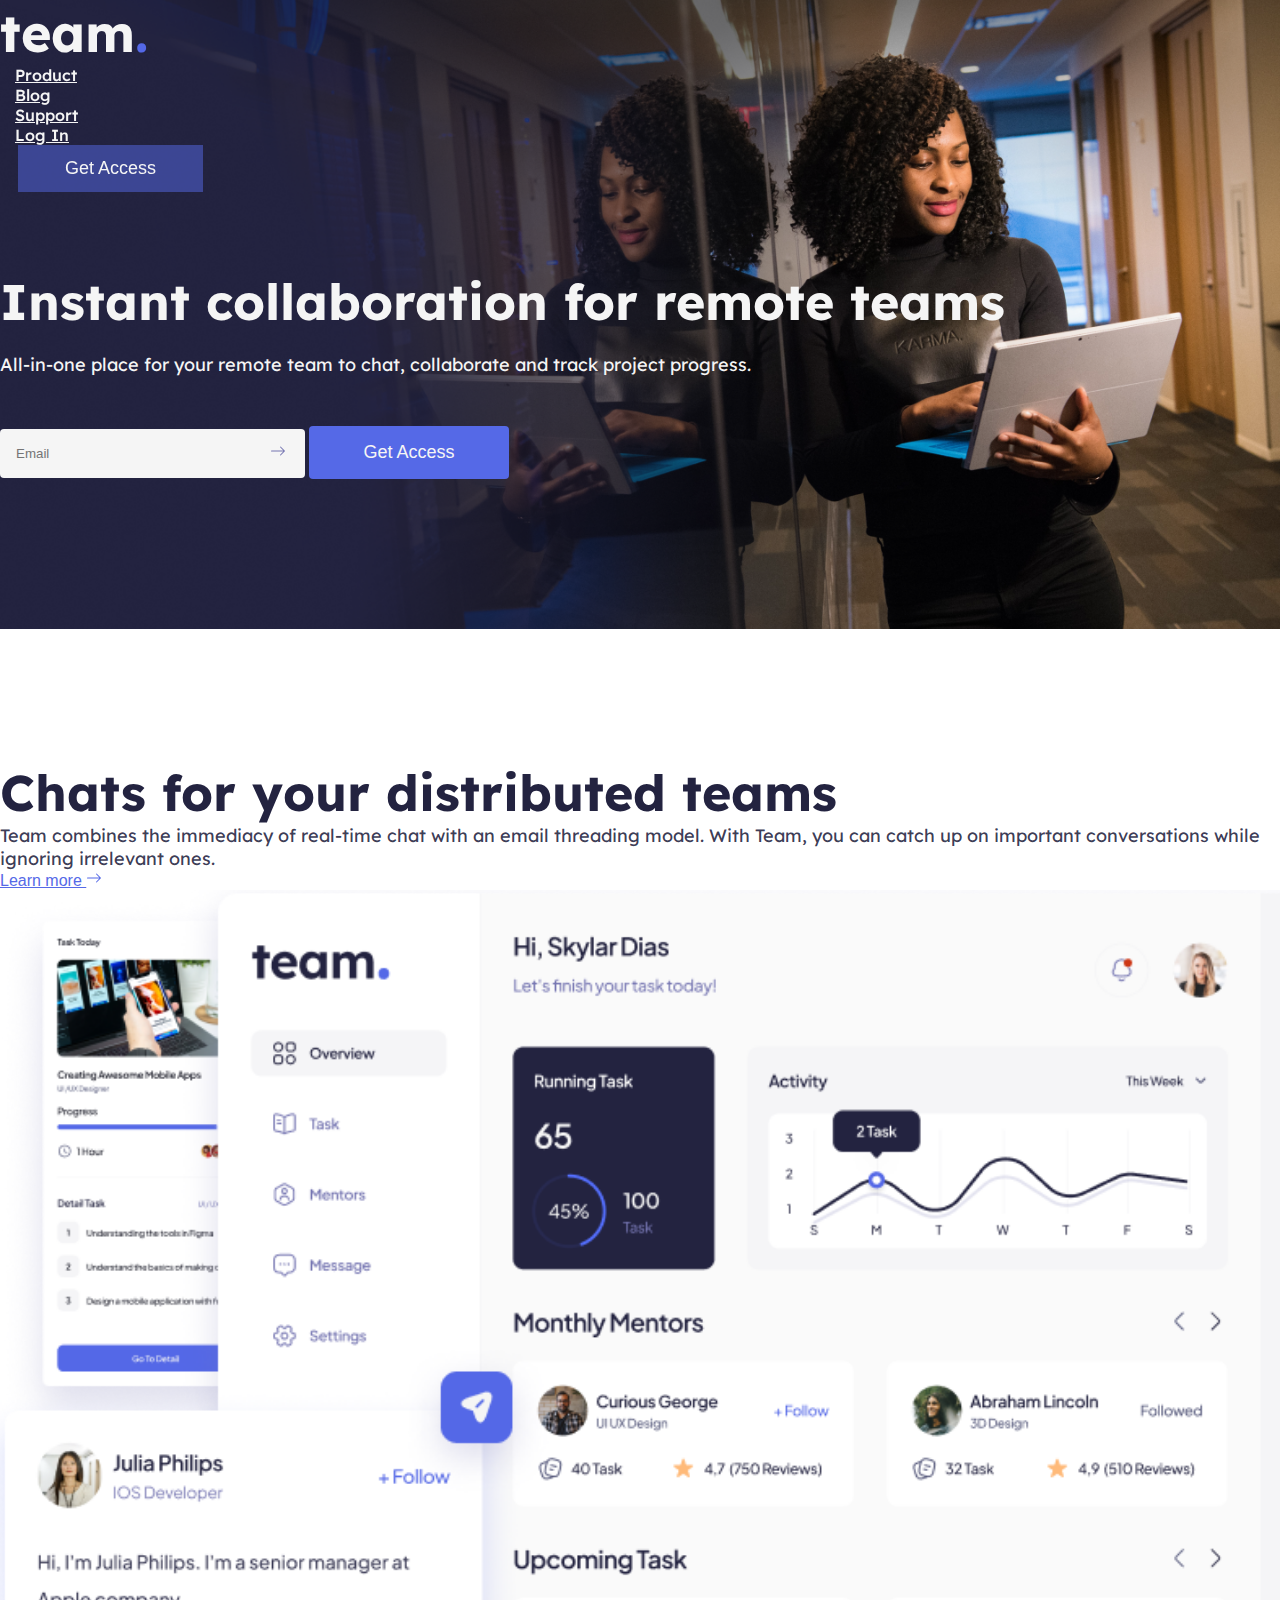
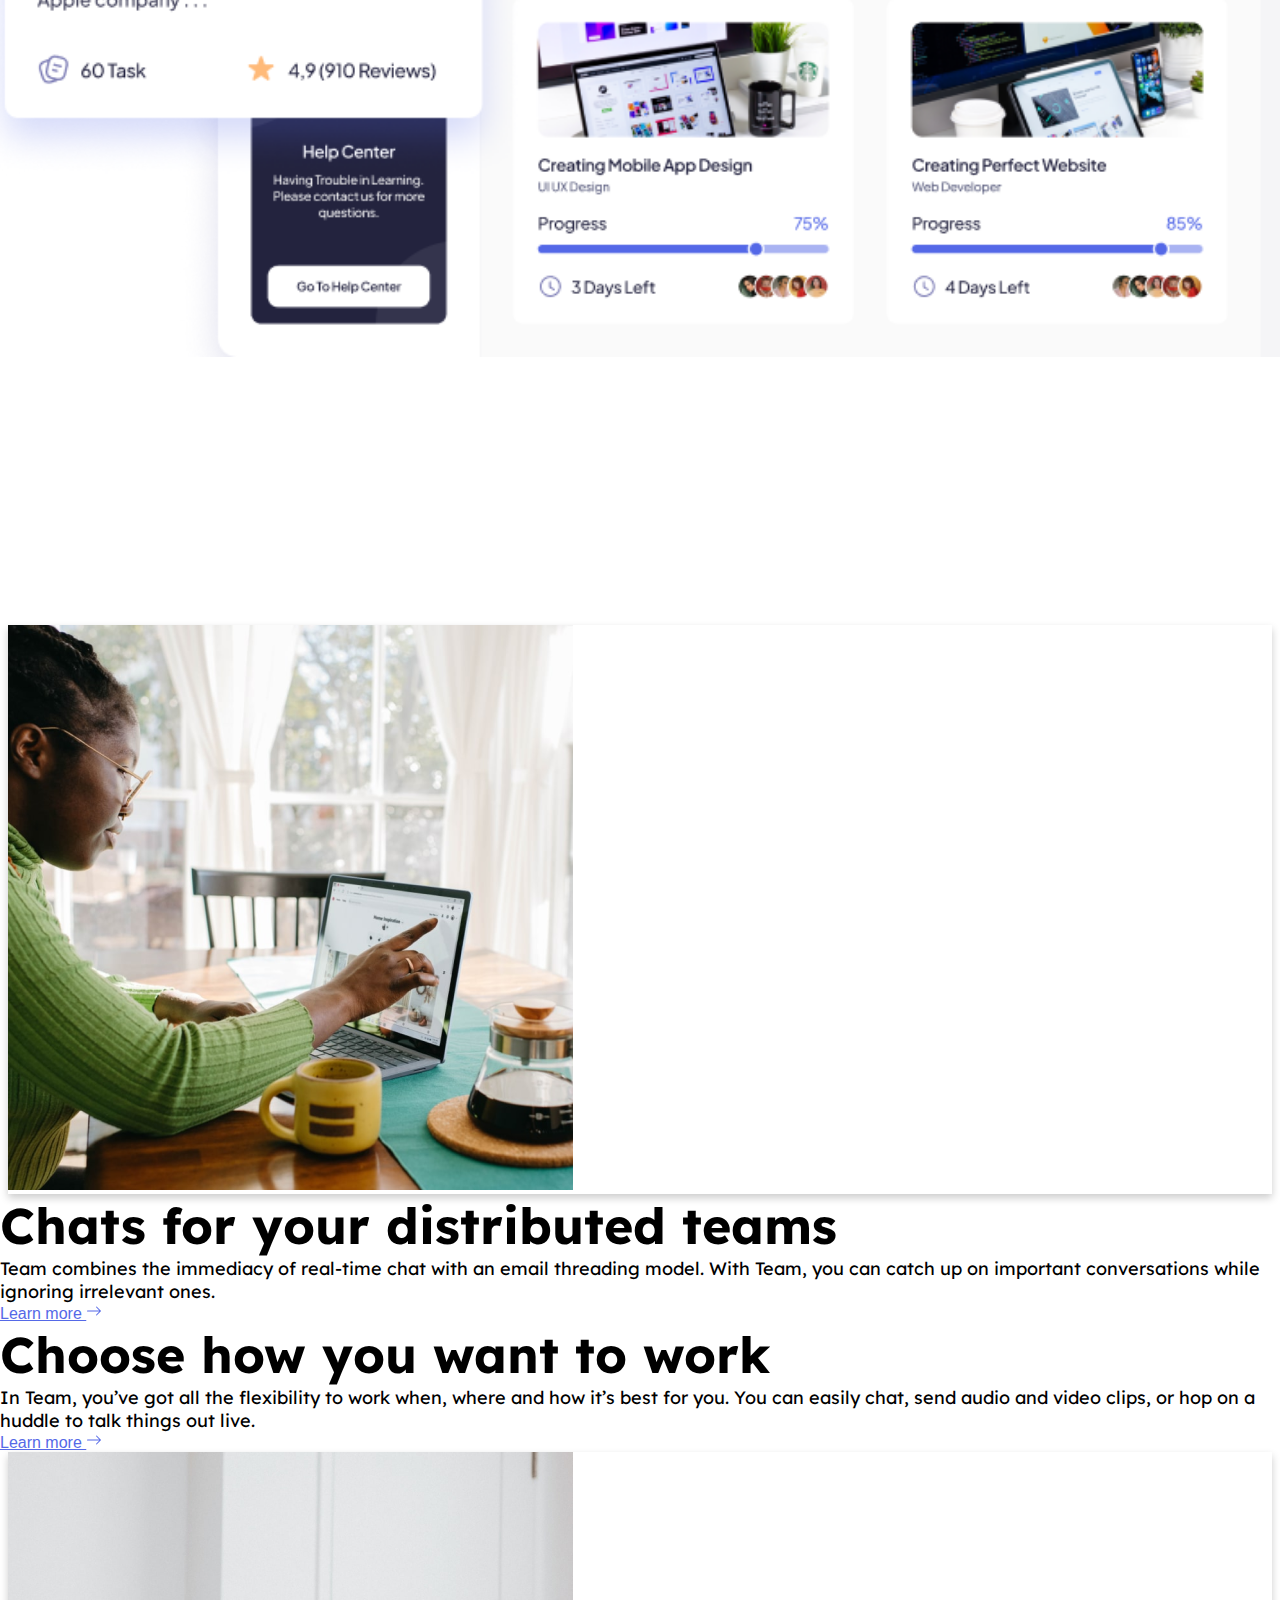
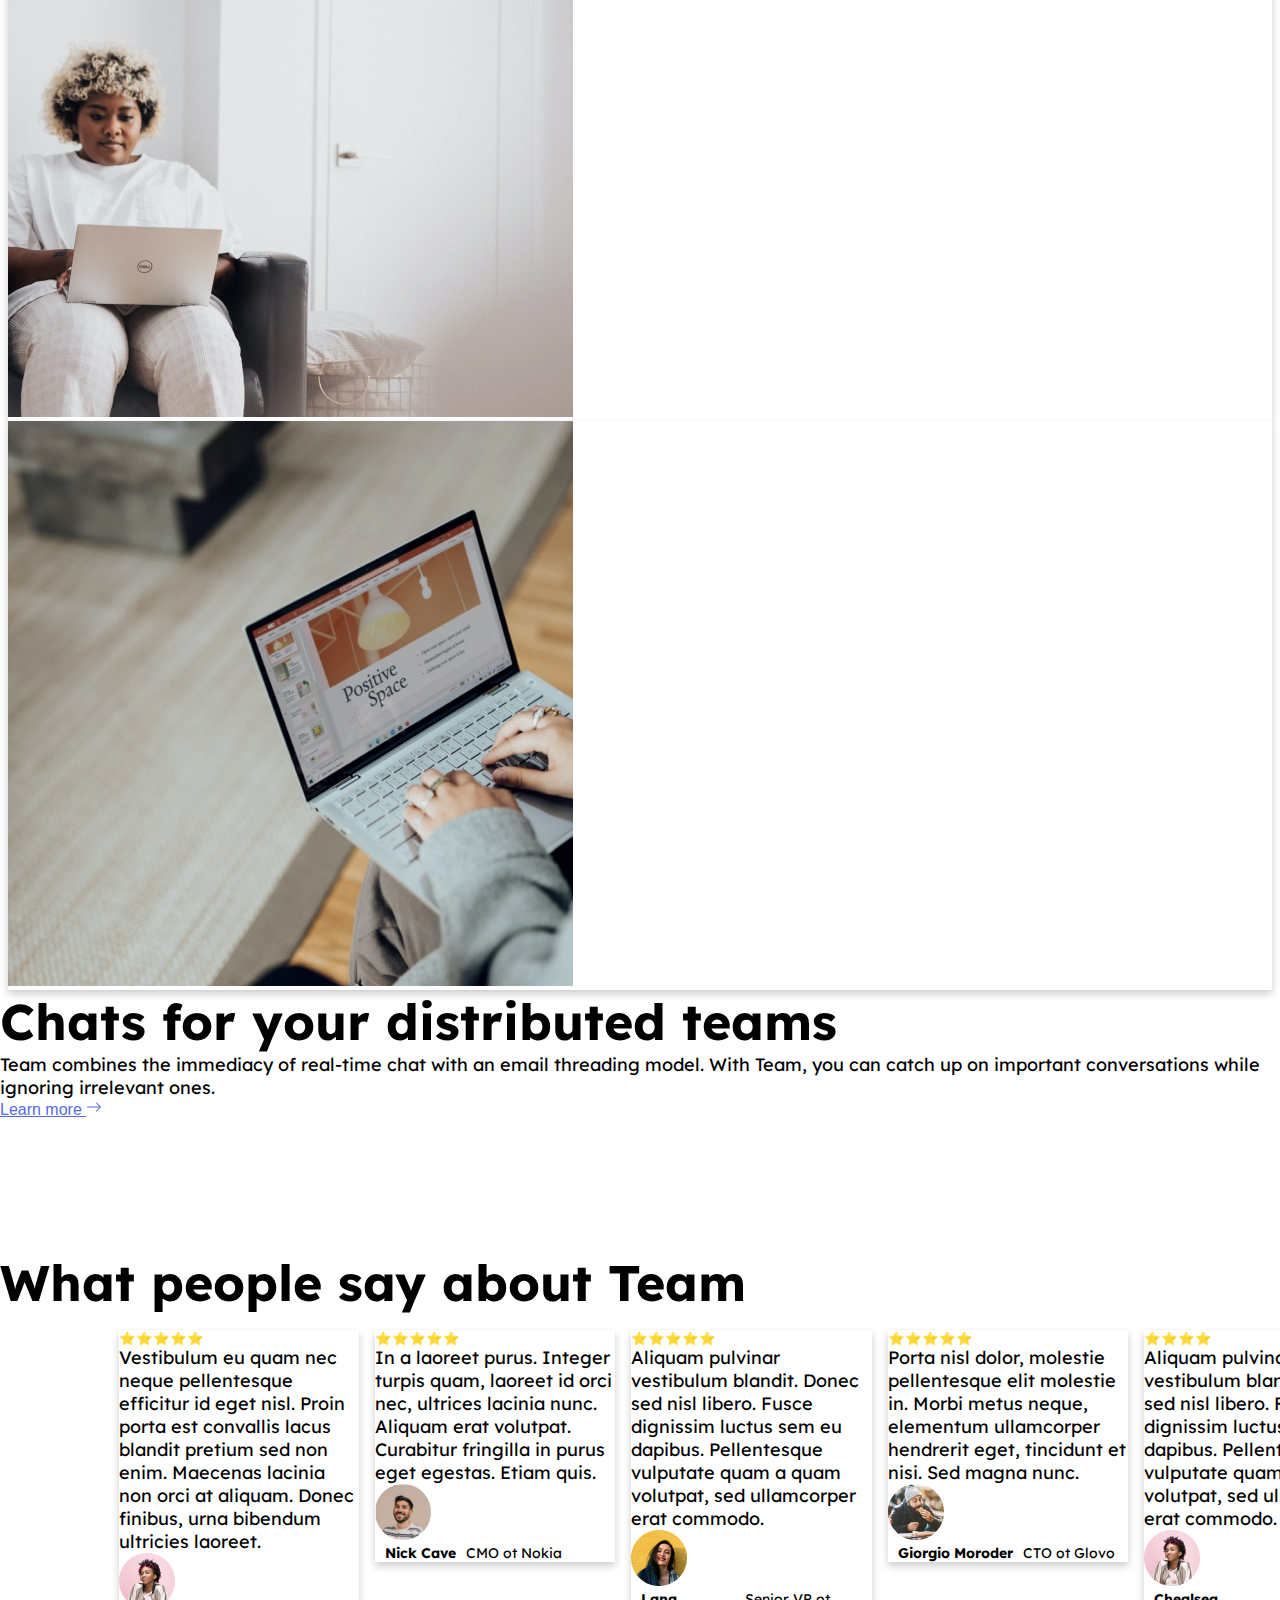
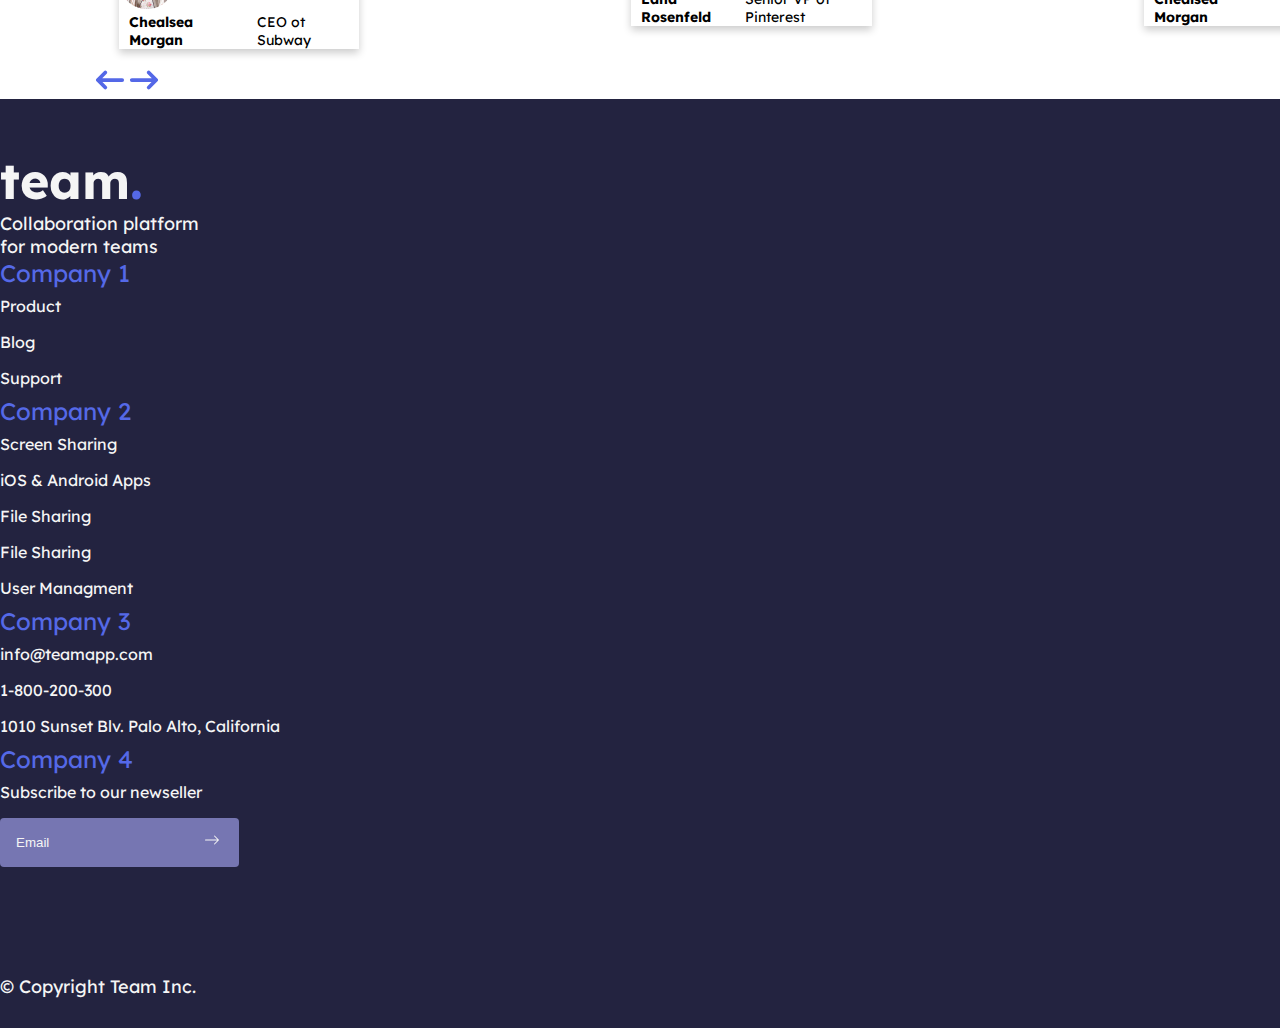
<file: landing-page/Index.html>
<!DOCTYPE html>
<html lang="en">
  <head>
    <meta charset="utf-8" />
    <meta name="viewport" content="width=device-width, initial-scale=1" />
    <title>Landing Page</title>
    <link
      href="https://cdn.jsdelivr.net/npm/bootstrap@5.3.0/dist/css/bootstrap.min.css"
      rel="stylesheet"
      integrity="sha384-9ndCyUaIbzAi2FUVXJi0CjmCapSmO7SnpJef0486qhLnuZ2cdeRhO02iuK6FUUVM"
      crossorigin="anonymous"
    />

    <link rel="stylesheet" href="css/style.css" />
    <link rel="stylesheet" href="css/responsive-style.css" />
  </head>
  <body>
    <!-- Navbar -->
    <nav class="navbar navbar-expand-lg">
      <div class="container">
        <a class="navbar-brand" href="#">team<span>.</span></a>
        <button
          class="navbar-toggler"
          type="button"
          data-bs-toggle="collapse"
          data-bs-target="#navbarNav"
          aria-controls="navbarNav"
          aria-expanded="false"
          aria-label="Toggle navigation"
        >
          <span class="navbar-toggler-icon"></span>
        </button>
        <div class="collapse navbar-collapse" id="navbarNav">
          <ul class="navbar-nav ms-auto align-items-center">
            <li class="nav-item">
              <a class="nav-link" href="#">Product</a>
            </li>
            <li class="nav-item">
              <a class="nav-link" href="blog.html">Blog</a>
            </li>
            <li class="nav-item">
              <a class="nav-link" href="#">Support</a>
            </li>
            <li class="nav-item">
              <a class="nav-link" href="#">Log In</a>
            </li>
            <li class="nav-item">
              <button class="btn">Get Access</button>
            </li>
          </ul>
        </div>
      </div>
    </nav>
    <!-- EndNavbar -->

    <!-- Hero -->
    <section id="hero" class="hero px-0">
      <div class="container">
        <div class="row">
          <div class="col-xl-6">
            <h1>Instant collaboration for remote teams</h1>
            <p>
              All-in-one place for your remote team to chat, collaborate and
              track project progress.
            </p>
            <div class="main-hero-button">
              <input type="text" class="" placeholder="Email" />
              <button type="button" class="button-arrow">
                <svg
                  xmlns="http://www.w3.org/2000/svg"
                  width="16"
                  height="16"
                  fill="currentColor"
                  class="bi bi-arrow-right"
                  viewBox="0 0 16 16"
                >
                  <path
                    fill-rule="evenodd"
                    d="M1 8a.5.5 0 0 1 .5-.5h11.793l-3.147-3.146a.5.5 0 0 1 .708-.708l4 4a.5.5 0 0 1 0 .708l-4 4a.5.5 0 0 1-.708-.708L13.293 8.5H1.5A.5.5 0 0 1 1 8z"
                  />
                </svg>
              </button>
            </div>
            <button class="secondary-hero-button">Get Access</button>
          </div>
        </div>
      </div>
    </section>
    <!-- EndHero -->

    <!-- Mockup -->
    <section id="mockup" class="mockup px-0 wrapper">
      <div class="container-fluid">
        <div class="row align-items-center flex-column-reverse flex-lg-row">
          <div class="text-mockup col-lg-5 col-sm-12 offset-lg-1">
            <h1>Chats for your distributed teams</h1>
            <p>
              Team combines the immediacy of real-time chat with an email
              threading model. With Team, you can catch up on important
              conversations while ignoring irrelevant ones.
            </p>
            <div class="my-4">
              <button type="button" class="btn-section py-3">
                Learn more
                <svg
                  xmlns="http://www.w3.org/2000/svg"
                  width="16"
                  height="16"
                  fill="currentColor"
                  class="bi bi-arrow-right"
                  viewBox="0 0 16 16"
                >
                  <path
                    fill-rule="evenodd"
                    d="M1 8a.5.5 0 0 1 .5-.5h11.793l-3.147-3.146a.5.5 0 0 1 .708-.708l4 4a.5.5 0 0 1 0 .708l-4 4a.5.5 0 0 1-.708-.708L13.293 8.5H1.5A.5.5 0 0 1 1 8z"
                  />
                </svg>
              </button>
            </div>
          </div>
          <div class="col-lg-6 col-sm-12 mb-5 mb-lg-0">
            <div class="img-container">
              <img src="images/mockup.png" class="img-mockup" alt="" />
            </div>
          </div>
        </div>
      </div>
    </section>
    <!-- EndMockup -->

    <!-- Info -->
    <section id="info" class="info wrapper">
      <div class="container-lg container-fluid">
        <div class="row align-items-center justify-content-between py-4">
          <div class="col-md-7 col-lg-6 col-sm-12">
            <div class="card border-0">
              <img src="images/info-1.png" class="img-fluid" alt="" />
            </div>
          </div>
          <div class="col-md-5 col-sm-12 pe-md-5 pt-sm-3">
            <h1>Chats for your distributed teams</h1>
            <p>
              Team combines the immediacy of real-time chat with an email
              threading model. With Team, you can catch up on important
              conversations while ignoring irrelevant ones.
            </p>
            <div class="my-4">
              <button type="button" class="btn-section py-3">
                Learn more
                <svg
                  xmlns="http://www.w3.org/2000/svg"
                  width="16"
                  height="16"
                  fill="currentColor"
                  class="bi bi-arrow-right"
                  viewBox="0 0 16 16"
                >
                  <path
                    fill-rule="evenodd"
                    d="M1 8a.5.5 0 0 1 .5-.5h11.793l-3.147-3.146a.5.5 0 0 1 .708-.708l4 4a.5.5 0 0 1 0 .708l-4 4a.5.5 0 0 1-.708-.708L13.293 8.5H1.5A.5.5 0 0 1 1 8z"
                  />
                </svg>
              </button>
            </div>
          </div>
        </div>
        <div
          class="row align-items-center justify-content-between py-4 flex-column-reverse flex-md-row"
        >
          <div class="col-md-5 col-sm-12 ps-md-5 pt-sm-3">
            <h1>Choose how you want to work</h1>
            <p>
              In Team, you’ve got all the flexibility to work when, where and
              how it’s best for you. You can easily chat, send audio and video
              clips, or hop on a huddle to talk things out live.
            </p>
            <div class="my-4">
              <button type="button" class="btn-section py-3">
                Learn more
                <svg
                  xmlns="http://www.w3.org/2000/svg"
                  width="16"
                  height="16"
                  fill="currentColor"
                  class="bi bi-arrow-right"
                  viewBox="0 0 16 16"
                >
                  <path
                    fill-rule="evenodd"
                    d="M1 8a.5.5 0 0 1 .5-.5h11.793l-3.147-3.146a.5.5 0 0 1 .708-.708l4 4a.5.5 0 0 1 0 .708l-4 4a.5.5 0 0 1-.708-.708L13.293 8.5H1.5A.5.5 0 0 1 1 8z"
                  />
                </svg>
              </button>
            </div>
          </div>
          <div class="col-md-7 col-lg-6 col-sm-12">
            <div class="card border-0">
              <img src="images/info-2.png" class="img-fluid" alt="" />
            </div>
          </div>
        </div>
        <div class="row align-items-center justify-content-between py-4">
          <div class="col-md-7 col-lg-6 col-sm-12">
            <div class="card border-0">
              <img src="images/info-3.png" class="img-fluid" alt="" />
            </div>
          </div>
          <div class="col-md-5 col-sm-12 pe-md-5 pt-sm-3">
            <h1>Chats for your distributed teams</h1>
            <p>
              Team combines the immediacy of real-time chat with an email
              threading model. With Team, you can catch up on important
              conversations while ignoring irrelevant ones.
            </p>
            <div class="my-4">
              <button type="button" class="btn-section py-3">
                Learn more
                <svg
                  xmlns="http://www.w3.org/2000/svg"
                  width="16"
                  height="16"
                  fill="currentColor"
                  class="bi bi-arrow-right"
                  viewBox="0 0 16 16"
                >
                  <path
                    fill-rule="evenodd"
                    d="M1 8a.5.5 0 0 1 .5-.5h11.793l-3.147-3.146a.5.5 0 0 1 .708-.708l4 4a.5.5 0 0 1 0 .708l-4 4a.5.5 0 0 1-.708-.708L13.293 8.5H1.5A.5.5 0 0 1 1 8z"
                  />
                </svg>
              </button>
            </div>
          </div>
        </div>
      </div>
    </section>
    <!-- EndInfor -->

    <!-- Review -->
    <section id="review" class="review container-fluid">
      <div class="text-center">
        <h1 class="mb-5">What people say about Team</h1>
      </div>
      <div id="carouselExample" class="carousel">
        <div class="carousel-inner">
          <div class="carousel-item active">
            <div class="card">
              <div class="card-body">
                <h5 class="card-title my-3">⭐⭐⭐⭐⭐</h5>
                <p class="card-text">
                  Vestibulum eu quam nec neque pellentesque efficitur id eget
                  nisl. Proin porta est convallis lacus blandit pretium sed non
                  enim. Maecenas lacinia non orci at aliquam. Donec finibus,
                  urna bibendum ultricies laoreet.
                </p>
                <div class="d-flex align-items-center">
                  <img
                    src="images/avatar/avatar-1.png"
                    class="img-fluid me-3"
                    alt=""
                  />
                  <div class="avatar-text">
                    <h5 class="p-0 m-0 mt-3">Chealsea Morgan</h5>
                    <p>CEO ot Subway</p>
                  </div>
                </div>
              </div>
            </div>
          </div>
          <div class="carousel-item">
            <div class="card">
              <div class="card-body">
                <h5 class="card-title my-3">⭐⭐⭐⭐⭐</h5>
                <p class="card-text">
                  In a laoreet purus. Integer turpis quam, laoreet id orci nec,
                  ultrices lacinia nunc. Aliquam erat volutpat. Curabitur
                  fringilla in purus eget egestas. Etiam quis.
                </p>
                <div class="d-flex align-items-center">
                  <img
                    src="images/avatar/avatar-2.png"
                    class="img-fluid me-3"
                    alt=""
                  />
                  <div class="avatar-text">
                    <h5 class="p-0 m-0 mt-3">Nick Cave</h5>
                    <p>CMO ot Nokia</p>
                  </div>
                </div>
              </div>
            </div>
          </div>
          <div class="carousel-item">
            <div class="card">
              <div class="card-body">
                <h5 class="card-title my-3">⭐⭐⭐⭐⭐</h5>
                <p class="card-text">
                  Aliquam pulvinar vestibulum blandit. Donec sed nisl libero.
                  Fusce dignissim luctus sem eu dapibus. Pellentesque vulputate
                  quam a quam volutpat, sed ullamcorper erat commodo.
                </p>
                <div class="d-flex align-items-center">
                  <img
                    src="images/avatar/avatar-3.png"
                    class="img-fluid me-3"
                    alt=""
                  />
                  <div class="avatar-text">
                    <h5 class="p-0 m-0 mt-3">Lana Rosenfeld</h5>
                    <p>Senior VP ot Pinterest</p>
                  </div>
                </div>
              </div>
            </div>
          </div>
          <div class="carousel-item">
            <div class="card">
              <div class="card-body">
                <h5 class="card-title my-3">⭐⭐⭐⭐⭐</h5>
                <p class="card-text">
                  Porta nisl dolor, molestie pellentesque elit molestie in.
                  Morbi metus neque, elementum ullamcorper hendrerit eget,
                  tincidunt et nisi. Sed magna nunc.
                </p>
                <div class="d-flex align-items-center">
                  <img
                    src="images/avatar/avatar-4.png"
                    class="img-fluid me-3"
                    alt=""
                  />
                  <div class="avatar-text">
                    <h5 class="p-0 m-0 mt-3">Giorgio Moroder</h5>
                    <p>CTO ot Glovo</p>
                  </div>
                </div>
              </div>
            </div>
          </div>
          <div class="carousel-item">
            <div class="card">
              <div class="card-body">
                <h5 class="card-title my-3">⭐⭐⭐⭐</h5>
                <p class="card-text">
                  Aliquam pulvinar vestibulum blandit. Donec sed nisl libero.
                  Fusce dignissim luctus sem eu dapibus. Pellentesque vulputate
                  quam a quam volutpat, sed ullamcorper erat commodo.
                </p>
                <div class="d-flex align-items-center">
                  <img
                    src="images/avatar/avatar-1.png"
                    class="img-fluid me-3"
                    alt=""
                  />
                  <div class="avatar-text">
                    <h5 class="p-0 m-0 mt-3">Chealsea Morgan</h5>
                    <p>CEO ot Subway</p>
                  </div>
                </div>
              </div>
            </div>
          </div>
          <div class="carousel-item">
            <div class="card">
              <div class="card-body">
                <h5 class="card-title my-3">⭐⭐⭐</h5>
                <p class="card-text">
                  In a laoreet purus. Integer turpis quam, laoreet id orci nec,
                  ultrices lacinia nunc. Aliquam erat volutpat. Curabitur
                  fringilla in purus eget egestas. Etiam quis.
                </p>
                <div class="d-flex align-items-center">
                  <img
                    src="images/avatar/avatar-2.png"
                    class="img-fluid me-3"
                    alt=""
                  />
                  <div class="avatar-text">
                    <h5 class="p-0 m-0 mt-3">Nick Cave</h5>
                    <p>CMO ot Nokia</p>
                  </div>
                </div>
              </div>
            </div>
          </div>
        </div>
        <div class="carousel-button d-flex justify-content-end me-5 p-4">
          <button
            class="button-prev me-2"
            type="button"
            data-bs-target="#carouselExample"
            data-bs-slide="prev"
          >
            <svg
              xmlns="http://www.w3.org/2000/svg"
              width="30"
              height="30"
              fill="#5468E7"
              class="bi bi-arrow-left"
              viewBox="0 0 16 16"
            >
              <path
                fill-rule="evenodd"
                d="M15 8a.5.5 0 0 0-.5-.5H2.707l3.147-3.146a.5.5 0 1 0-.708-.708l-4 4a.5.5 0 0 0 0 .708l4 4a.5.5 0 0 0 .708-.708L2.707 8.5H14.5A.5.5 0 0 0 15 8z"
                stroke="#5468E7"
                stroke-width="1"
                stroke-linecap="round"
              />
            </svg>
          </button>
          <button
            class="button-next"
            type="button"
            data-bs-target="#carouselExample"
            data-bs-slide="next"
          >
            <svg
              xmlns="http://www.w3.org/2000/svg"
              width="30"
              height="30"
              fill="#5468E7"
              class="bi bi-arrow-right"
              viewBox="0 0 16 16"
            >
              <path
                fill-rule="evenodd"
                d="M1 8a.5.5 0 0 1 .5-.5h11.793l-3.147-3.146a.5.5 0 0 1 .708-.708l4 4a.5.5 0 0 1 0 .708l-4 4a.5.5 0 0 1-.708-.708L13.293 8.5H1.5A.5.5 0 0 1 1 8z"
                stroke="#5468E7"
                stroke-width="1"
                stroke-linecap="round"
              />
            </svg>
          </button>
        </div>
      </div>
    </section>
    <!-- EndReview -->

    <!-- Footer -->
    <footer id="footer" class="footer">
      <div class="container">
        <div class="row">
          <div class="col-lg-3 col-md-12 footer-logo">
            <h1 style="text-align: left">team<span>.</span></h1>
            <p>Collaboration platform for modern teams</p>
          </div>
          <div class="col-lg-2 py-3 col-md-4">
            <h3>Company 1</h3>
            <ul>
              <li><a href="#">Product</a></li>
              <li><a href="#">Blog</a></li>
              <li><a href="#">Support</a></li>
            </ul>
          </div>
          <div class="col-lg-2 py-3 col-md-4">
            <h3>Company 2</h3>
            <ul>
              <li>Screen Sharing</li>
              <li>iOS & Android Apps</li>
              <li>File Sharing</li>
              <li>File Sharing</li>
              <li>User Managment</li>
            </ul>
          </div>
          <div class="col-lg-2 py-3 col-md-4">
            <h3>Company 3</h3>
            <ul>
              <li>info@teamapp.com</li>
              <li>1-800-200-300</li>
              <li>1010 Sunset Blv. Palo Alto, California</li>
            </ul>
          </div>
          <div class="col-lg-3 py-3 col-md-12 last-child">
            <h3>Company 4</h3>
            <ul>
              <li>Subscribe to our newseller</li>
              <li>
                <div class="footer-button">
                  <input type="text" class="" placeholder="Email" />
                  <button type="button" class="button-arrow">
                    <svg
                      xmlns="http://www.w3.org/2000/svg"
                      width="16"
                      height="16"
                      fill="currentColor"
                      class="bi bi-arrow-right"
                      viewBox="0 0 16 16"
                    >
                      <path
                        fill-rule="evenodd"
                        d="M1 8a.5.5 0 0 1 .5-.5h11.793l-3.147-3.146a.5.5 0 0 1 .708-.708l4 4a.5.5 0 0 1 0 .708l-4 4a.5.5 0 0 1-.708-.708L13.293 8.5H1.5A.5.5 0 0 1 1 8z"
                      />
                    </svg>
                  </button>
                </div>
              </li>
            </ul>
          </div>
        </div>
        <div class="copy-right">
          <p>© Copyright Team Inc.</p>
        </div>
      </div>
    </footer>
    <!-- EndFooter -->

    <script
      src="https://code.jquery.com/jquery-3.7.0.min.js"
      integrity="sha256-2Pmvv0kuTBOenSvLm6bvfBSSHrUJ+3A7x6P5Ebd07/g="
      crossorigin="anonymous"
    ></script>
    <script
      src="https://cdn.jsdelivr.net/npm/bootstrap@5.3.0/dist/js/bootstrap.bundle.min.js"
      integrity="sha384-geWF76RCwLtnZ8qwWowPQNguL3RmwHVBC9FhGdlKrxdiJJigb/j/68SIy3Te4Bkz"
      crossorigin="anonymous"
    ></script>
    <script src="js/script.js"></script>
  </body>
</html>
</file>
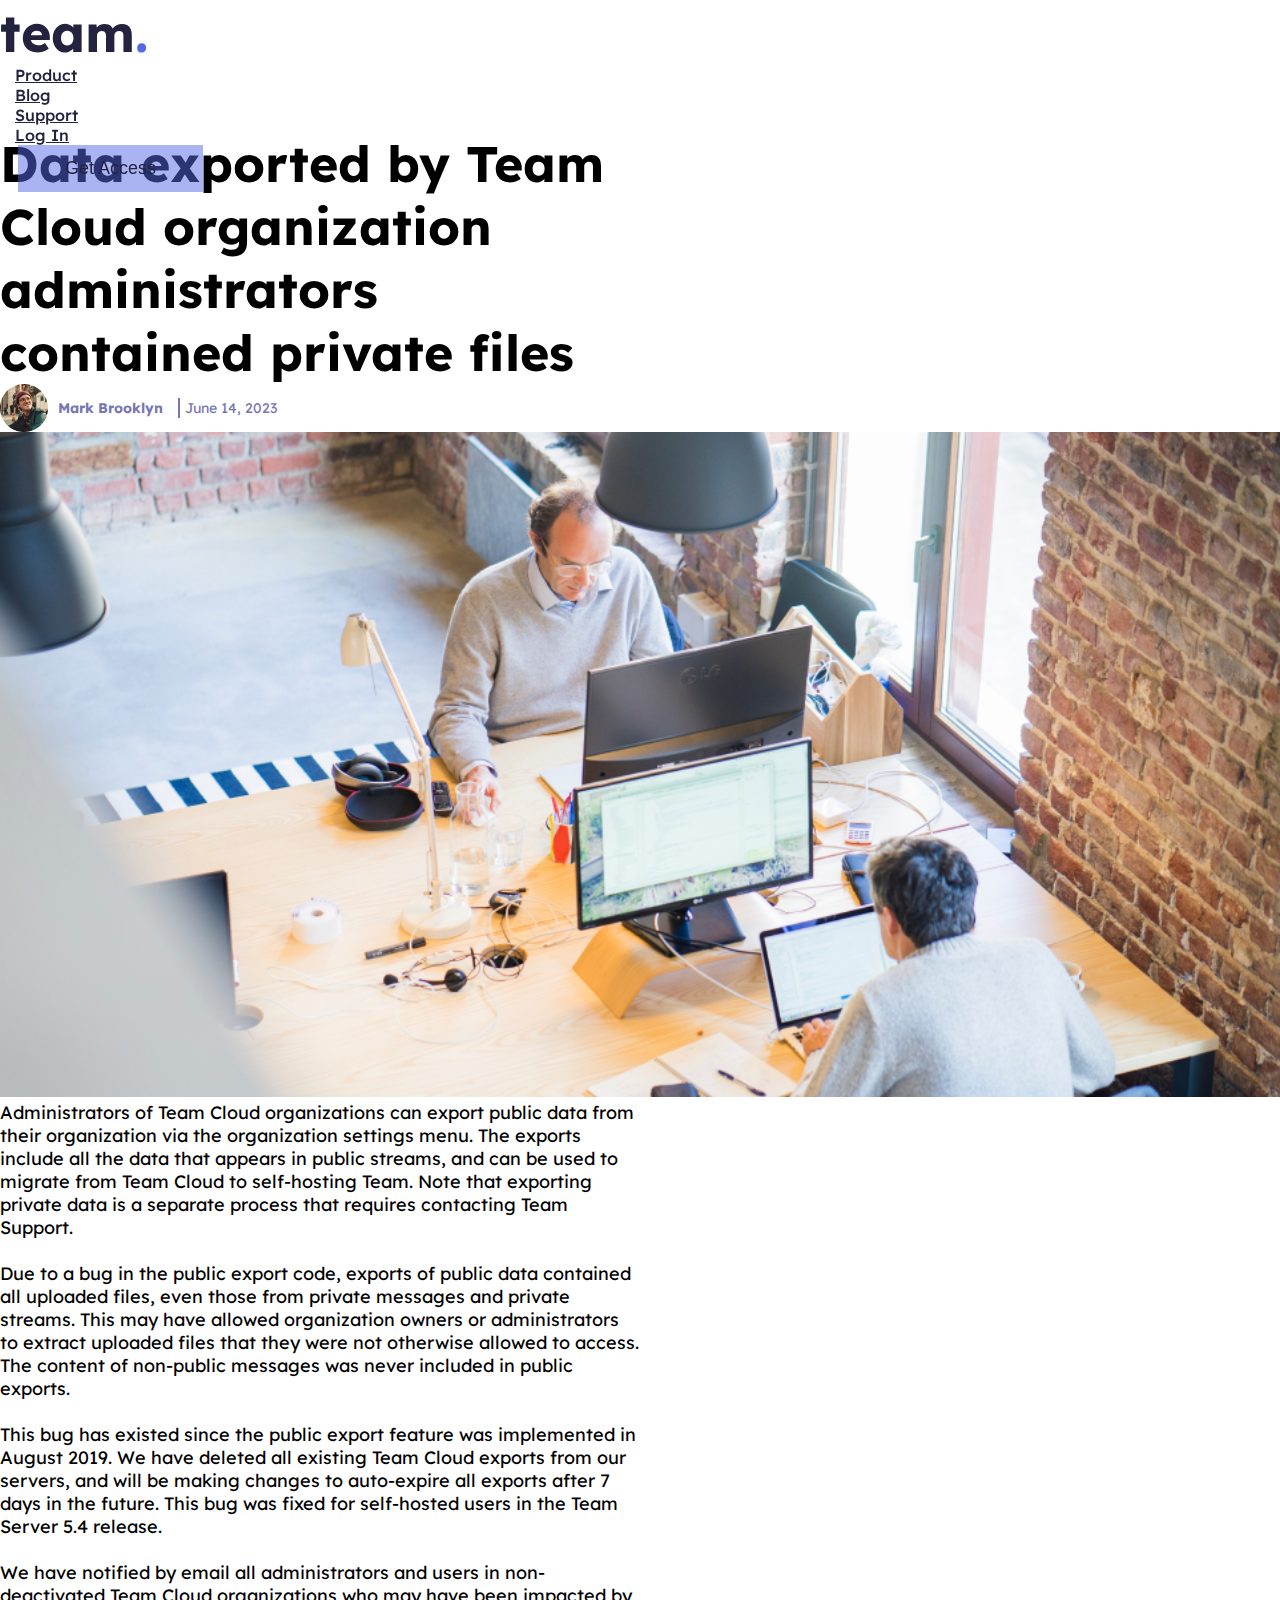
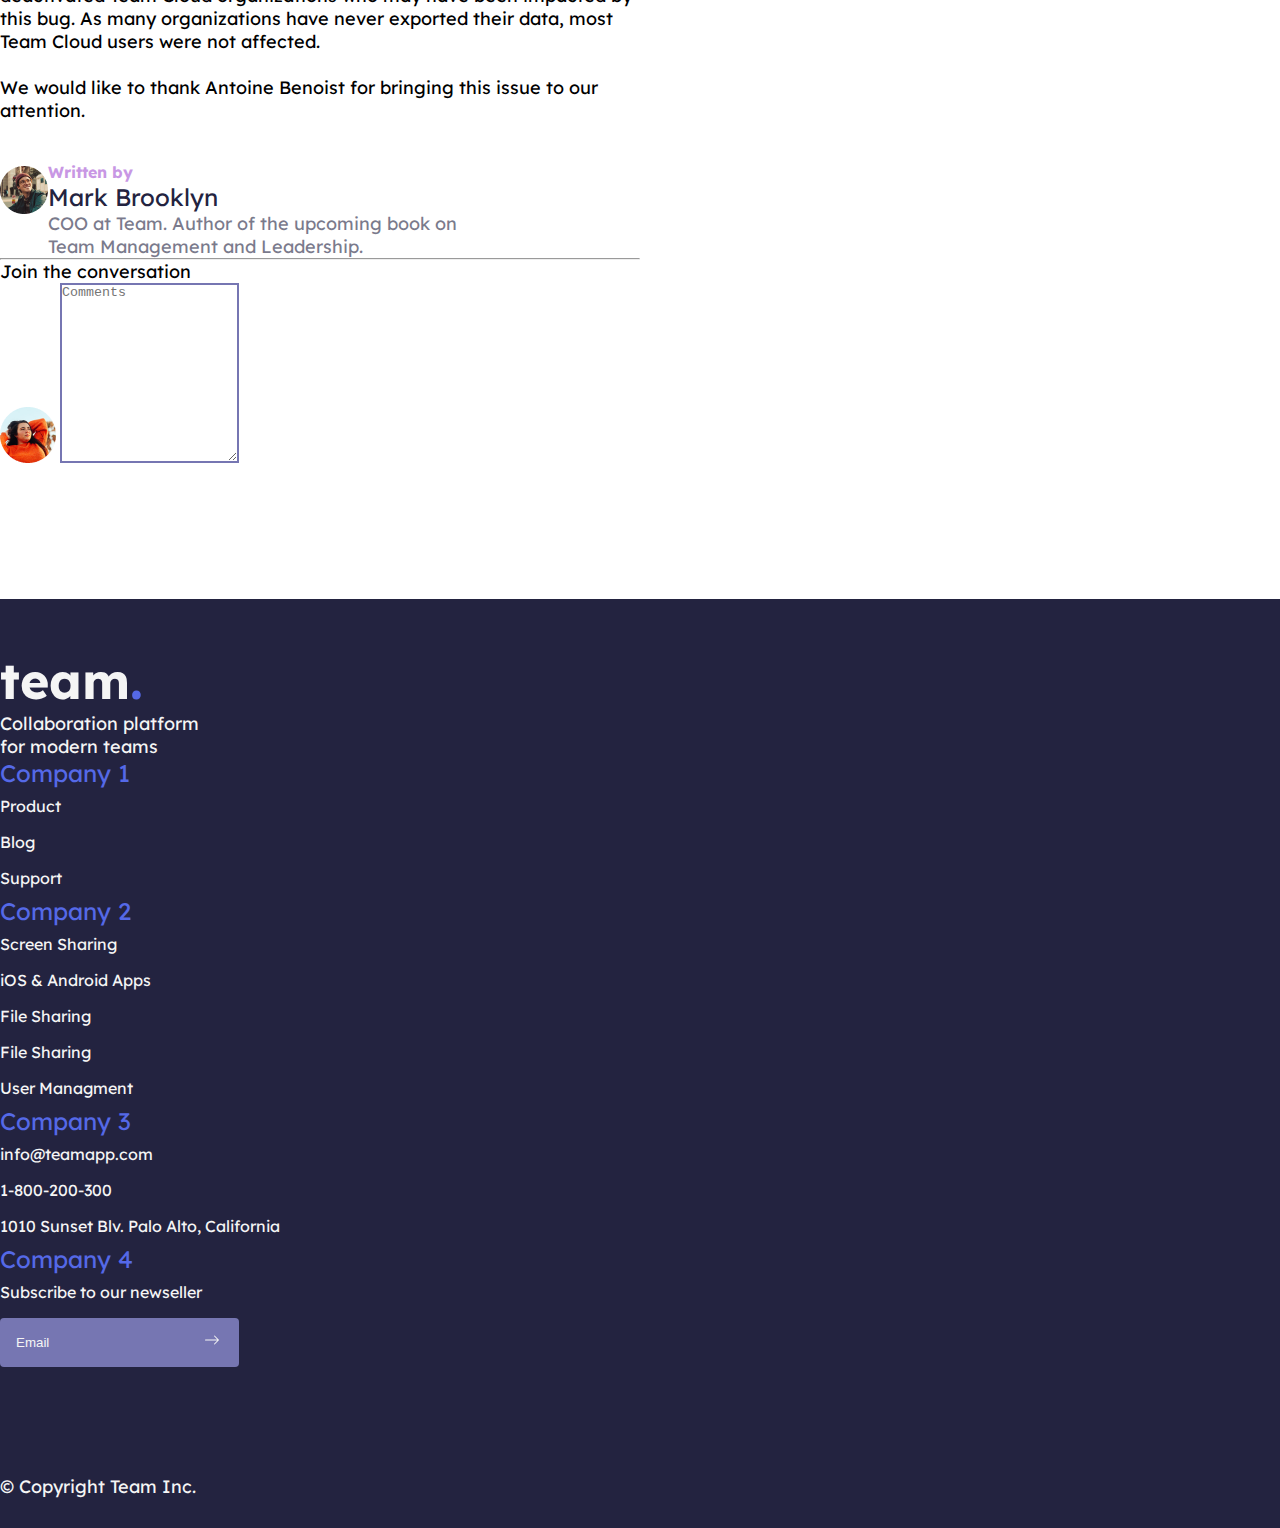
<file: landing-page/blog-post.html>
<!DOCTYPE html>
<html lang="en">
  <head>
    <meta charset="utf-8" />
    <meta name="viewport" content="width=device-width, initial-scale=1" />
    <title>Blog Post</title>
    <link
      href="https://cdn.jsdelivr.net/npm/bootstrap@5.3.0/dist/css/bootstrap.min.css"
      rel="stylesheet"
      integrity="sha384-9ndCyUaIbzAi2FUVXJi0CjmCapSmO7SnpJef0486qhLnuZ2cdeRhO02iuK6FUUVM"
      crossorigin="anonymous"
    />

    <link rel="stylesheet" href="css/style.css" />
    <link rel="stylesheet" href="css/responsive-style.css" />
  </head>
  <body>
    <!-- Navbar -->
    <nav class="navbar nav-blog navbar-expand-lg">
      <div class="container">
        <a class="navbar-brand" href="landing_page.html">team<span>.</span></a>
        <button
          class="navbar-toggler"
          type="button"
          data-bs-toggle="collapse"
          data-bs-target="#navbarNav"
          aria-controls="navbarNav"
          aria-expanded="false"
          aria-label="Toggle navigation"
        >
          <span class="navbar-toggler-icon"></span>
        </button>
        <div class="collapse navbar-collapse" id="navbarNav">
          <ul class="navbar-nav ms-auto align-items-center">
            <li class="nav-item">
              <a class="nav-link" href="#">Product</a>
            </li>
            <li class="nav-item">
              <a class="nav-link" href="blog.html">Blog</a>
            </li>
            <li class="nav-item">
              <a class="nav-link" href="#">Support</a>
            </li>
            <li class="nav-item">
              <a class="nav-link" href="#">Log In</a>
            </li>
            <li class="nav-item">
              <button class="btn">Get Access</button>
            </li>
          </ul>
        </div>
      </div>
    </nav>
    <!-- EndNavbar -->

    <!-- BlogPost -->
    <section id="blog-post" class="blog-post wrapper">
      <div class="container">
        <div class="d-flex justify-content-center">
          <div class="text-head">
            <h1>
              Data exported by Team Cloud organization administrators contained
              private files
            </h1>
            <div class="py-5">
              <div class="blog-author">
                <img
                  src="images/avatar/avatar-20.png"
                  class="img-fluid me-2"
                  alt=""
                />
                <div class="avatar-text">
                  <h5 class="p-0 m-0">Mark Brooklyn</h5>
                  <span class="blog-separator"></span>
                  <p class="mb-0">June 14, 2023</p>
                </div>
              </div>
            </div>
          </div>
        </div>
        <div class="img-content">
          <img src="images/blog-post/post-1.png" class="img-fluid" alt="" />
        </div>
        <div class="d-flex justify-content-center py-5">
          <div class="text-body">
            <p>
              Administrators of Team Cloud organizations can export public data
              from their organization via the organization settings menu. The
              exports include all the data that appears in public streams, and
              can be used to migrate from Team Cloud to self-hosting Team. Note
              that exporting private data is a separate process that requires
              contacting Team Support.<br /><br />
              Due to a bug in the public export code, exports of public data
              contained all uploaded files, even those from private messages and
              private streams. This may have allowed organization owners or
              administrators to extract uploaded files that they were not
              otherwise allowed to access. The content of non-public messages
              was never included in public exports.<br /><br />
              This bug has existed since the public export feature was
              implemented in August 2019. We have deleted all existing Team
              Cloud exports from our servers, and will be making changes to
              auto-expire all exports after 7 days in the future. This bug was
              fixed for self-hosted users in the Team Server 5.4 release.<br /><br />
              We have notified by email all administrators and users in
              non-deactivated Team Cloud organizations who may have been
              impacted by this bug. As many organizations have never exported
              their data, most Team Cloud users were not affected.<br /><br />
              We would like to thank Antoine Benoist for bringing this issue to
              our attention.
            </p>
            <div class="py-5">
              <div class="blog-author">
                <img
                  src="images/avatar/avatar-20.png"
                  class="img-fluid me-2"
                  alt=""
                />

                <div class="post-write">
                  <h5>Written by</h5>
                  <h4>Mark Brooklyn</h4>
                  <p>
                    COO at Team. Author of the upcoming book on Team Management
                    and Leadership.
                  </p>
                </div>
              </div>
            </div>
            <hr />
            <div class="blog-comment py-5">
              <p>Join the conversation</p>
              <div class="text-comment d-flex align-items-start">
                <img
                  src="images/avatar/avatar-21.png"
                  class="img-fluid me-2 comment-avatar"
                  alt=""
                />
                <textarea
                  class="form-control comment-textarea"
                  placeholder="Comments"
                  id="floatingTextarea"
                ></textarea>
              </div>
            </div>
          </div>
        </div>
      </div>
    </section>
    <!-- EndBlogPost -->

    <!-- Footer -->
    <footer id="footer" class="footer footer-blog">
      <div class="container">
        <div class="row">
          <div class="col-lg-3 col-md-12 footer-logo">
            <h1 style="text-align: left">team<span>.</span></h1>
            <p>Collaboration platform for modern teams</p>
          </div>
          <div class="col-lg-2 py-3 col-md-4">
            <h3>Company 1</h3>
            <ul>
              <li><a href="#">Product</a></li>
              <li><a href="#">Blog</a></li>
              <li><a href="#">Support</a></li>
            </ul>
          </div>
          <div class="col-lg-2 py-3 col-md-4">
            <h3>Company 2</h3>
            <ul>
              <li>Screen Sharing</li>
              <li>iOS & Android Apps</li>
              <li>File Sharing</li>
              <li>File Sharing</li>
              <li>User Managment</li>
            </ul>
          </div>
          <div class="col-lg-2 py-3 col-md-4">
            <h3>Company 3</h3>
            <ul>
              <li>info@teamapp.com</li>
              <li>1-800-200-300</li>
              <li>1010 Sunset Blv. Palo Alto, California</li>
            </ul>
          </div>
          <div class="col-lg-3 py-3 col-md-12 last-child">
            <h3>Company 4</h3>
            <ul>
              <li>Subscribe to our newseller</li>
              <li>
                <div class="footer-button">
                  <input type="text" class="" placeholder="Email" />
                  <button type="button" class="button-arrow">
                    <svg
                      xmlns="http://www.w3.org/2000/svg"
                      width="16"
                      height="16"
                      fill="currentColor"
                      class="bi bi-arrow-right"
                      viewBox="0 0 16 16"
                    >
                      <path
                        fill-rule="evenodd"
                        d="M1 8a.5.5 0 0 1 .5-.5h11.793l-3.147-3.146a.5.5 0 0 1 .708-.708l4 4a.5.5 0 0 1 0 .708l-4 4a.5.5 0 0 1-.708-.708L13.293 8.5H1.5A.5.5 0 0 1 1 8z"
                      />
                    </svg>
                  </button>
                </div>
              </li>
            </ul>
          </div>
        </div>
        <div class="copy-right">
          <p>© Copyright Team Inc.</p>
        </div>
      </div>
    </footer>
    <!-- EndFooter -->

    <script
      src="https://code.jquery.com/jquery-3.7.0.min.js"
      integrity="sha256-2Pmvv0kuTBOenSvLm6bvfBSSHrUJ+3A7x6P5Ebd07/g="
      crossorigin="anonymous"
    ></script>
    <script
      src="https://cdn.jsdelivr.net/npm/bootstrap@5.3.0/dist/js/bootstrap.bundle.min.js"
      integrity="sha384-geWF76RCwLtnZ8qwWowPQNguL3RmwHVBC9FhGdlKrxdiJJigb/j/68SIy3Te4Bkz"
      crossorigin="anonymous"
    ></script>
    <script src="js/script.js"></script>
  </body>
</html>
</file>
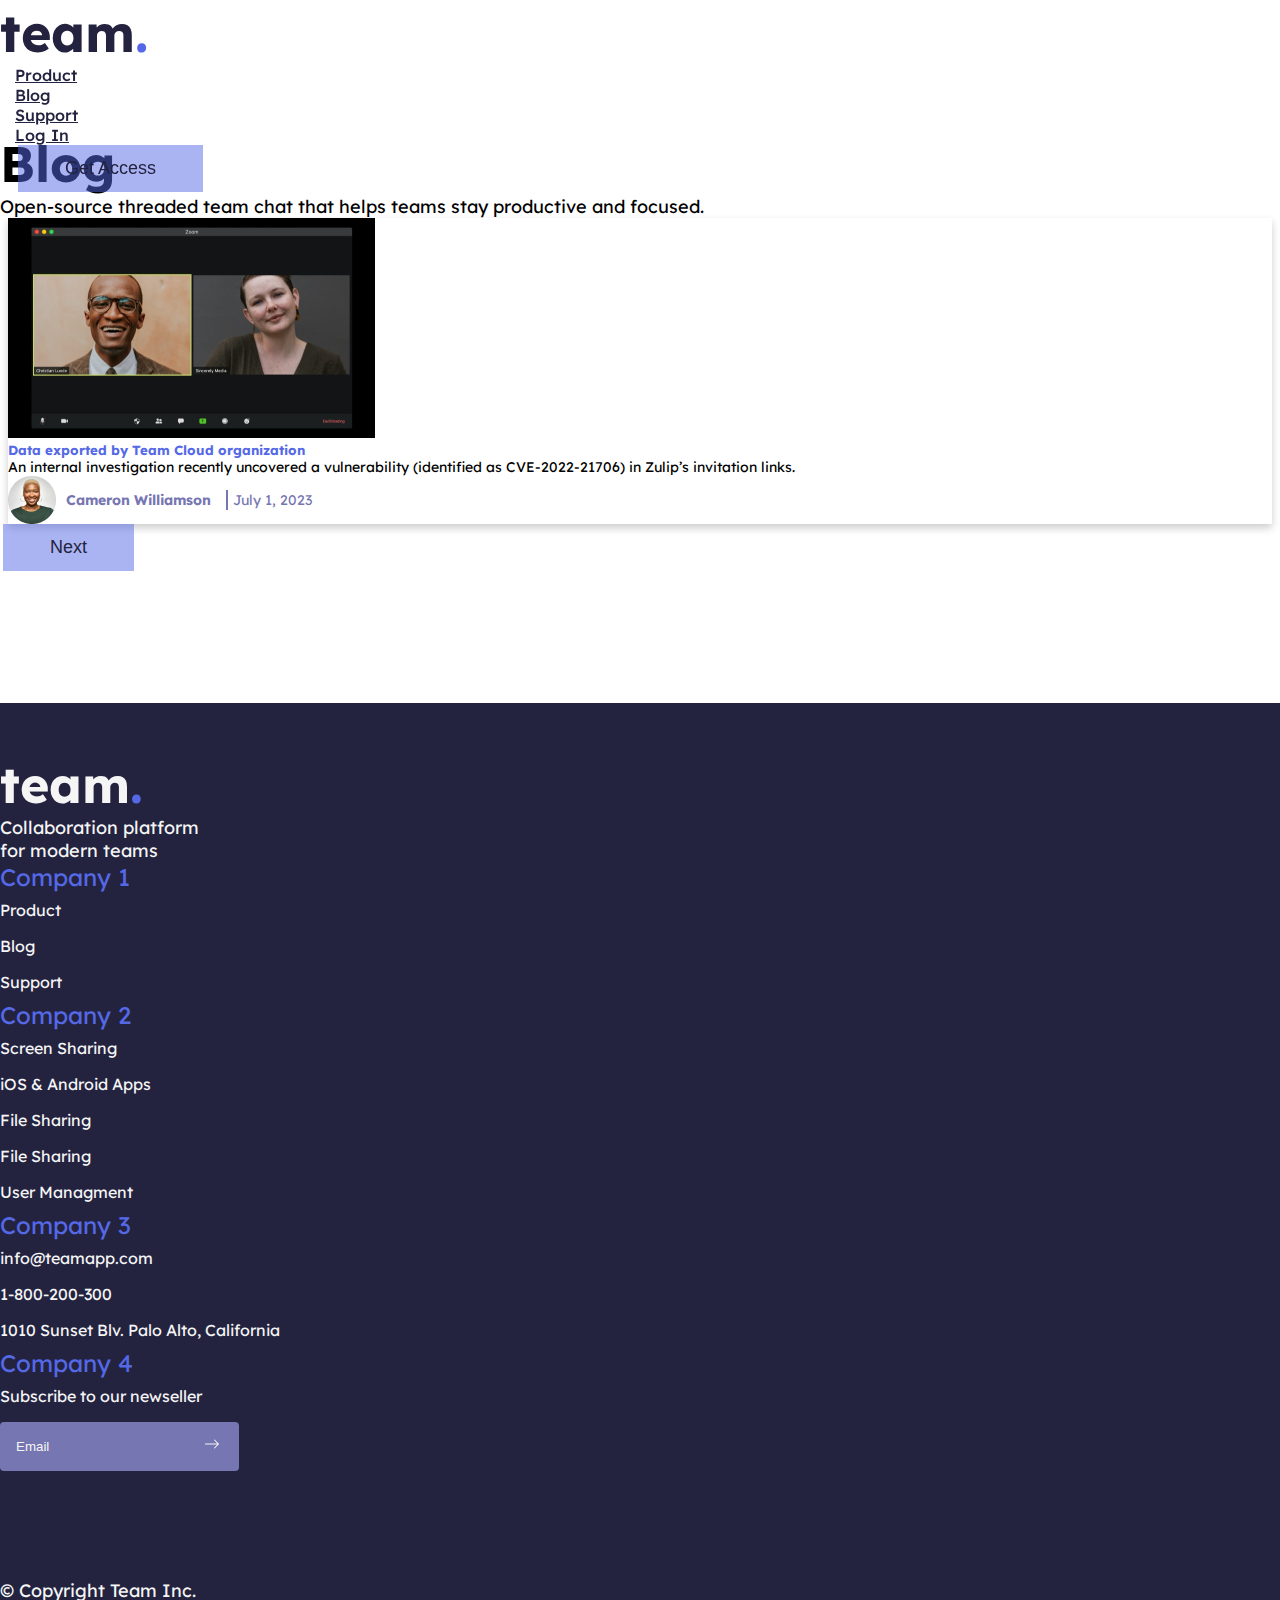
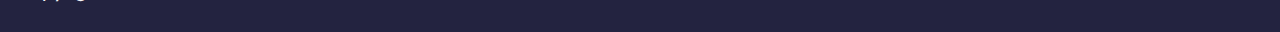
<file: landing-page/blog.html>
<!DOCTYPE html>
<html lang="en">
  <head>
    <meta charset="utf-8" />
    <meta name="viewport" content="width=device-width, initial-scale=1" />
    <title>Blog</title>
    <link
      href="https://cdn.jsdelivr.net/npm/bootstrap@5.3.0/dist/css/bootstrap.min.css"
      rel="stylesheet"
      integrity="sha384-9ndCyUaIbzAi2FUVXJi0CjmCapSmO7SnpJef0486qhLnuZ2cdeRhO02iuK6FUUVM"
      crossorigin="anonymous"
    />

    <link rel="stylesheet" href="css/style.css" />
    <link rel="stylesheet" href="css/responsive-style.css" />
  </head>
  <body>
    <!-- Navbar -->
    <nav class="navbar nav-blog navbar-expand-lg">
      <div class="container">
        <a class="navbar-brand" href="landing_page.html">team<span>.</span></a>
        <button
          class="navbar-toggler"
          type="button"
          data-bs-toggle="collapse"
          data-bs-target="#navbarNav"
          aria-controls="navbarNav"
          aria-expanded="false"
          aria-label="Toggle navigation"
        >
          <span class="navbar-toggler-icon"></span>
        </button>
        <div class="collapse navbar-collapse" id="navbarNav">
          <ul class="navbar-nav ms-auto align-items-center">
            <li class="nav-item">
              <a class="nav-link" href="#">Product</a>
            </li>
            <li class="nav-item">
              <a class="nav-link" href="#">Blog</a>
            </li>
            <li class="nav-item">
              <a class="nav-link" href="#">Support</a>
            </li>
            <li class="nav-item">
              <a class="nav-link" href="#">Log In</a>
            </li>
            <li class="nav-item">
              <button class="btn">Get Access</button>
            </li>
          </ul>
        </div>
      </div>
    </nav>
    <!-- EndNavbar -->

    <!-- Blog -->
    <section id="blog">
      <div class="container blog wrapper">
        <div class="text-blog py-5">
          <h1>Blog</h1>
          <p>
            Open-source threaded team chat that helps teams stay productive and
            focused.
          </p>
        </div>
        <div class="row align-items-center">
          <div class="col-lg-4 col-md-6 pb-4 blog-card active-blog-card">
            <div class="card">
              <img
                src="images/blog/blog-1.png"
                class="card-img-top"
                alt="..."
              />
              <div class="card-body">
                <a href="blog-post.html">
                  <h5 class="card-title py-2">
                    Data exported by Team Cloud organization
                  </h5>
                </a>
                <p class="card-text">
                  An internal investigation recently uncovered a vulnerability
                  (identified as CVE-2022-21706) in Zulip’s invitation links.
                </p>
                <div class="mt-5">
                  <div class="blog-author">
                    <img
                      src="images/avatar/avatar-7.png"
                      class="img-fluid me-2"
                      alt=""
                    />
                    <div class="avatar-text">
                      <h5 class="p-0 m-0">Cameron Williamson</h5>
                      <span class="blog-separator"></span>
                      <p class="mb-0">July 1, 2023</p>
                    </div>
                  </div>
                </div>
              </div>
            </div>
          </div>
          <div class="col-lg-4 col-md-6 pb-4 blog-card">
            <div class="card">
              <img
                src="images/blog/blog-2.png"
                class="card-img-top"
                alt="..."
              />
              <div class="card-body">
                <a href="blog-post.html">
                  <h5 class="card-title py-2">
                    Swap long video calls and emails for asynchronous video
                  </h5>
                </a>
                <p class="card-text">
                  Meetings are essential for communication and team building,
                  but they’re often unproductive. Asynchronous video to the
                  rescue.
                </p>
                <div class="mt-5">
                  <div class="blog-author">
                    <img
                      src="images/avatar/avatar-8.png"
                      class="img-fluid me-2"
                      alt=""
                    />
                    <div class="avatar-text">
                      <h5 class="p-0 m-0">Robert Fox</h5>
                      <span class="blog-separator"></span>
                      <p class="mb-0">July 1, 2023</p>
                    </div>
                  </div>
                </div>
              </div>
            </div>
          </div>
          <div class="col-lg-4 col-md-6 pb-4 blog-card">
            <div class="card">
              <img
                src="images/blog/blog-3.png"
                class="card-img-top"
                alt="..."
              />
              <div class="card-body">
                <a href="blog-post.html">
                  <h5 class="card-title py-2">
                    Flexibility reigns: six key takeaways from Frontiers 2023
                  </h5>
                </a>
                <p class="card-text">
                  The future of work is having a digital HQ that works for you.
                  Lorem ipsum dolor sit amet Lorem, ipsum dolor..
                </p>
                <div class="mt-5">
                  <div class="blog-author">
                    <img
                      src="images/avatar/avatar-9.png"
                      class="img-fluid me-2"
                      alt=""
                    />
                    <div class="avatar-text">
                      <h5 class="p-0 m-0">Jenny Wilson</h5>
                      <span class="blog-separator"></span>
                      <p class="mb-0">July 1, 2023</p>
                    </div>
                  </div>
                </div>
              </div>
            </div>
          </div>
          <div class="col-lg-4 col-md-6 pb-4 blog-card">
            <div class="card">
              <img
                src="images/blog/blog-4.png"
                class="card-img-top"
                alt="..."
              />
              <div class="card-body">
                <a href="blog-post.html">
                  <h5 class="card-title py-2">
                    Data exported by Team Cloud organization
                  </h5>
                </a>
                <p class="card-text">
                  An internal investigation recently uncovered a vulnerability
                  (identified as CVE-2022-21706) in Zulip’s invitation links.
                </p>
                <div class="mt-5">
                  <div class="blog-author">
                    <img
                      src="images/avatar/avatar-21.png"
                      class="img-fluid me-2"
                      alt=""
                    />
                    <div class="avatar-text">
                      <h5 class="p-0 m-0">Kathryn Murphy</h5>
                      <span class="blog-separator"></span>
                      <p class="mb-0">July 1, 2023</p>
                    </div>
                  </div>
                </div>
              </div>
            </div>
          </div>
          <div class="col-lg-4 col-md-6 pb-4 blog-card">
            <div class="card">
              <img
                src="images/blog/blog-5.png"
                class="card-img-top"
                alt="..."
              />
              <div class="card-body">
                <a href="blog-post.html">
                  <h5 class="card-title py-2">
                    Data exported by Team Cloud organization
                  </h5>
                </a>
                <p class="card-text">
                  An internal investigation recently uncovered a vulnerability
                  (identified as CVE-2022-21706) in Zulip’s invitation links.
                </p>
                <div class="mt-5">
                  <div class="blog-author">
                    <img
                      src="images/avatar/avatar-10.png"
                      class="img-fluid me-2"
                      alt=""
                    />
                    <div class="avatar-text">
                      <h5 class="p-0 m-0">Devon Lane</h5>
                      <span class="blog-separator"></span>
                      <p class="mb-0">July 1, 2023</p>
                    </div>
                  </div>
                </div>
              </div>
            </div>
          </div>
          <div class="col-lg-4 col-md-6 pb-4 blog-card">
            <div class="card">
              <img
                src="images/blog/blog-6.png"
                class="card-img-top"
                alt="..."
              />
              <div class="card-body">
                <a href="blog-post.html">
                  <h5 class="card-title py-2">
                    Data exported by Team Cloud organization
                  </h5>
                </a>
                <p class="card-text">
                  An internal investigation recently uncovered a vulnerability
                  (identified as CVE-2022-21706) in Zulip’s invitation links.
                </p>
                <div class="mt-5">
                  <div class="blog-author">
                    <img
                      src="images/avatar/avatar-6.png"
                      class="img-fluid me-2"
                      alt=""
                    />
                    <div class="avatar-text">
                      <h5 class="p-0 m-0">Theresa Webb</h5>
                      <span class="blog-separator"></span>
                      <p class="mb-0">July 1, 2023</p>
                    </div>
                  </div>
                </div>
              </div>
            </div>
          </div>
          <div class="col-lg-4 col-md-6 pb-4 blog-card">
            <div class="card">
              <img
                src="images/blog/blog-7.png"
                class="card-img-top"
                alt="..."
              />
              <div class="card-body">
                <a href="blog-post.html">
                  <h5 class="card-title py-2">
                    Data exported by Team Cloud organization
                  </h5>
                </a>
                <p class="card-text">
                  An internal investigation recently uncovered a vulnerability
                  (identified as CVE-2022-21706) in Zulip’s invitation links.
                </p>
                <div class="mt-5">
                  <div class="blog-author">
                    <img
                      src="images/avatar/avatar-11.png"
                      class="img-fluid me-2"
                      alt=""
                    />
                    <div class="avatar-text">
                      <h5 class="p-0 m-0">Eleanor Pena</h5>
                      <span class="blog-separator"></span>
                      <p class="mb-0">July 1, 2023</p>
                    </div>
                  </div>
                </div>
              </div>
            </div>
          </div>
          <div class="col-lg-4 col-md-6 pb-4 blog-card">
            <div class="card">
              <img
                src="images/blog/blog-8.png"
                class="card-img-top"
                alt="..."
              />
              <div class="card-body">
                <a href="blog-post.html">
                  <h5 class="card-title py-2">
                    Data exported by Team Cloud organization
                  </h5>
                </a>
                <p class="card-text">
                  An internal investigation recently uncovered a vulnerability
                  (identified as CVE-2022-21706) in Zulip’s invitation links.
                </p>
                <div class="mt-5">
                  <div class="blog-author">
                    <img
                      src="images/avatar/avatar-12.png"
                      class="img-fluid me-2"
                      alt=""
                    />
                    <div class="avatar-text">
                      <h5 class="p-0 m-0">Jerome Bell</h5>
                      <span class="blog-separator"></span>
                      <p class="mb-0">July 1, 2023</p>
                    </div>
                  </div>
                </div>
              </div>
            </div>
          </div>
          <div class="col-lg-4 col-md-6 pb-4 blog-card">
            <div class="card">
              <img
                src="images/blog/blog-9.png"
                class="card-img-top"
                alt="..."
              />
              <div class="card-body">
                <a href="blog-post.html">
                  <h5 class="card-title py-2">
                    Data exported by Team Cloud organization
                  </h5>
                </a>
                <p class="card-text">
                  An internal investigation recently uncovered a vulnerability
                  (identified as CVE-2022-21706) in Zulip’s invitation links.
                </p>
                <div class="mt-5">
                  <div class="blog-author">
                    <img
                      src="images/avatar/avatar-13.png"
                      class="img-fluid me-2"
                      alt=""
                    />
                    <div class="avatar-text">
                      <h5 class="p-0 m-0">Savannah Nguyen</h5>
                      <span class="blog-separator"></span>
                      <p class="mb-0">July 1, 2023</p>
                    </div>
                  </div>
                </div>
              </div>
            </div>
          </div>
          <div class="col-lg-4 col-md-6 pb-4 blog-card">
            <div class="card">
              <img
                src="images/blog/blog-10.png"
                class="card-img-top"
                alt="..."
              />
              <div class="card-body">
                <a href="blog-post.html">
                  <h5 class="card-title py-2">
                    Data exported by Team Cloud organization
                  </h5>
                </a>
                <p class="card-text">
                  An internal investigation recently uncovered a vulnerability
                  (identified as CVE-2022-21706) in Zulip’s invitation links.
                </p>
                <div class="mt-5">
                  <div class="blog-author">
                    <img
                      src="images/avatar/avatar-14.png"
                      class="img-fluid me-2"
                      alt=""
                    />
                    <div class="avatar-text">
                      <h5 class="p-0 m-0">Bessie Cooper</h5>
                      <span class="blog-separator"></span>
                      <p class="mb-0">July 1, 2023</p>
                    </div>
                  </div>
                </div>
              </div>
            </div>
          </div>
          <div class="col-lg-4 col-md-6 pb-4 blog-card">
            <div class="card">
              <img
                src="images/blog/blog-11.png"
                class="card-img-top"
                alt="..."
              />
              <div class="card-body">
                <a href="blog-post.html">
                  <h5 class="card-title py-2">
                    Data exported by Team Cloud organization
                  </h5>
                </a>
                <p class="card-text">
                  An internal investigation recently uncovered a vulnerability
                  (identified as CVE-2022-21706) in Zulip’s invitation links.
                </p>
                <div class="mt-5">
                  <div class="blog-author">
                    <img
                      src="images/avatar/avatar-15.png"
                      class="img-fluid me-2"
                      alt=""
                    />
                    <div class="avatar-text">
                      <h5 class="p-0 m-0">Jenny Wilson</h5>
                      <span class="blog-separator"></span>
                      <p class="mb-0">July 1, 2023</p>
                    </div>
                  </div>
                </div>
              </div>
            </div>
          </div>
          <div class="col-lg-4 col-md-6 pb-4 blog-card">
            <div class="card">
              <img
                src="images/blog/blog-12.png"
                class="card-img-top"
                alt="..."
              />
              <div class="card-body">
                <a href="blog-post.html">
                  <h5 class="card-title py-2">
                    Data exported by Team Cloud organization
                  </h5>
                </a>
                <p class="card-text">
                  An internal investigation recently uncovered a vulnerability
                  (identified as CVE-2022-21706) in Zulip’s invitation links.
                </p>
                <div class="mt-5">
                  <div class="blog-author">
                    <img
                      src="images/avatar/avatar-16.png"
                      class="img-fluid me-2"
                      alt=""
                    />
                    <div class="avatar-text">
                      <h5 class="p-0 m-0">Wade Warren</h5>
                      <span class="blog-separator"></span>
                      <p class="mb-0">July 1, 2023</p>
                    </div>
                  </div>
                </div>
              </div>
            </div>
          </div>
          <div class="col-lg-4 col-md-6 pb-4 blog-card">
            <div class="card">
              <img
                src="images/blog/blog-13.png"
                class="card-img-top"
                alt="..."
              />
              <div class="card-body">
                <a href="blog-post.html">
                  <h5 class="card-title py-2">
                    Data exported by Team Cloud organization
                  </h5>
                </a>
                <p class="card-text">
                  An internal investigation recently uncovered a vulnerability
                  (identified as CVE-2022-21706) in Zulip’s invitation links.
                </p>
                <div class="mt-5">
                  <div class="blog-author">
                    <img
                      src="images/avatar/avatar-17.png"
                      class="img-fluid me-2"
                      alt=""
                    />
                    <div class="avatar-text">
                      <h5 class="p-0 m-0">Jenny Wilson</h5>
                      <span class="blog-separator"></span>
                      <p class="mb-0">July 1, 2023</p>
                    </div>
                  </div>
                </div>
              </div>
            </div>
          </div>
          <div class="col-lg-4 col-md-6 pb-4 blog-card">
            <div class="card">
              <img
                src="images/blog/blog-14.png"
                class="card-img-top"
                alt="..."
              />
              <div class="card-body">
                <a href="blog-post.html">
                  <h5 class="card-title py-2">
                    Data exported by Team Cloud organization
                  </h5>
                </a>
                <p class="card-text">
                  An internal investigation recently uncovered a vulnerability
                  (identified as CVE-2022-21706) in Zulip’s invitation links.
                </p>
                <div class="mt-5">
                  <div class="blog-author">
                    <img
                      src="images/avatar/avatar-18.png"
                      class="img-fluid me-2"
                      alt=""
                    />
                    <div class="avatar-text">
                      <h5 class="p-0 m-0">Floyd Miles</h5>
                      <span class="blog-separator"></span>
                      <p class="mb-0">July 1, 2023</p>
                    </div>
                  </div>
                </div>
              </div>
            </div>
          </div>
        </div>
        <div class="container text-center blog-btn">
          <button class="btn" onclick="prevPage()" id="prevBtn" hidden>
            Previous
          </button>
          <button class="btn" onclick="nextPage()" id="nextBtn">Next</button>
        </div>
      </div>
    </section>
    <!-- EndBlog -->

    <!-- Footer -->
    <footer id="footer" class="footer footer-blog">
      <div class="container">
        <div class="row">
          <div class="col-lg-3 col-md-12 footer-logo">
            <h1 style="text-align: left">team<span>.</span></h1>
            <p>Collaboration platform for modern teams</p>
          </div>
          <div class="col-lg-2 py-3 col-md-4">
            <h3>Company 1</h3>
            <ul>
              <li><a href="#">Product</a></li>
              <li><a href="#">Blog</a></li>
              <li><a href="#">Support</a></li>
            </ul>
          </div>
          <div class="col-lg-2 py-3 col-md-4">
            <h3>Company 2</h3>
            <ul>
              <li>Screen Sharing</li>
              <li>iOS & Android Apps</li>
              <li>File Sharing</li>
              <li>File Sharing</li>
              <li>User Managment</li>
            </ul>
          </div>
          <div class="col-lg-2 py-3 col-md-4">
            <h3>Company 3</h3>
            <ul>
              <li>info@teamapp.com</li>
              <li>1-800-200-300</li>
              <li>1010 Sunset Blv. Palo Alto, California</li>
            </ul>
          </div>
          <div class="col-lg-3 py-3 col-md-12 last-child">
            <h3>Company 4</h3>
            <ul>
              <li>Subscribe to our newseller</li>
              <li>
                <div class="footer-button">
                  <input type="text" class="" placeholder="Email" />
                  <button type="button" class="button-arrow">
                    <svg
                      xmlns="http://www.w3.org/2000/svg"
                      width="16"
                      height="16"
                      fill="currentColor"
                      class="bi bi-arrow-right"
                      viewBox="0 0 16 16"
                    >
                      <path
                        fill-rule="evenodd"
                        d="M1 8a.5.5 0 0 1 .5-.5h11.793l-3.147-3.146a.5.5 0 0 1 .708-.708l4 4a.5.5 0 0 1 0 .708l-4 4a.5.5 0 0 1-.708-.708L13.293 8.5H1.5A.5.5 0 0 1 1 8z"
                      />
                    </svg>
                  </button>
                </div>
              </li>
            </ul>
          </div>
        </div>
        <div class="copy-right">
          <p>© Copyright Team Inc.</p>
        </div>
      </div>
    </footer>
    <!-- EndFooter -->

    <script
      src="https://code.jquery.com/jquery-3.7.0.min.js"
      integrity="sha256-2Pmvv0kuTBOenSvLm6bvfBSSHrUJ+3A7x6P5Ebd07/g="
      crossorigin="anonymous"
    ></script>
    <script
      src="https://cdn.jsdelivr.net/npm/bootstrap@5.3.0/dist/js/bootstrap.bundle.min.js"
      integrity="sha384-geWF76RCwLtnZ8qwWowPQNguL3RmwHVBC9FhGdlKrxdiJJigb/j/68SIy3Te4Bkz"
      crossorigin="anonymous"
    ></script>
    <script src="js/script.js"></script>
  </body>
</html>
</file>
<file: landing-page/css/style.css>
@import url("https://fonts.googleapis.com/css2?family=Lexend+Deca:wght@400;500;600;700&display=swap");

*,
*::after,
*::before {
  box-sizing: border-box;
  margin: 0;
  padding: 0;
  text-decoration: none;
  list-style: none;
}
:root {
  --primary-color: rgb(85, 105, 231);
  --white-color: rgb(245, 245, 245);
  --black-color: rgb(35, 35, 64);
}

.wrapper {
  padding-top: 8.25rem;
  padding-bottom: 8.25rem;
}

h1 {
  font-size: 50px;
  font-weight: 700;
}

p {
  font-size: 18px;
  font-weight: 400;
}

.btn-section {
  border: none;
  background-color: transparent;
  text-decoration: underline;
  font-size: 16px;
  font-weight: 500;
  color: var(--primary-color);
  transition: all 0.2s ease-out 0s;
  -webkit-transition: all 0.2s ease-out 0s;
  -moz-transition: all 0.2s ease-out 0s;
  -ms-transition: all 0.2s ease-out 0s;
  -o-transition: all 0.2s ease-out 0s;
}

.btn-section:hover {
  opacity: 0.8;
}

html {
  scroll-behavior: smooth;
}

body {
  font-family: "Lexend Deca";
  font-weight: 400;
}

/* navbar */
.navbar {
  position: fixed;
  width: 100%;
  left: 0;
  z-index: 1000;
  transition: all 0.4s ease-out;
  -webkit-transition: all 0.4s ease-out;
  -moz-transition: all 0.4s ease-out;
  -ms-transition: all 0.4s ease-out;
  -o-transition: all 0.4s ease-out;
}

.navbar.scroll {
  top: 0;
  left: 0;
  width: 100%;
  background-color: var(--white-color);
  box-shadow: 0 0.125rem 1.75rem 0 rgba(0, 0, 0, 0.9);
  transition: all 0.15s ease-in-out 0s;
  -webkit-transition: all 0.15s ease-in-out 0s;
  -moz-transition: all 0.15s ease-in-out 0s;
  -ms-transition: all 0.15s ease-in-out 0s;
  -o-transition: all 0.15s ease-in-out 0s;
}

.navbar.scroll .navbar-brand,
.navbar.scroll .nav-item .nav-link,
.navbar.scroll .nav-item button {
  color: var(--black-color);
}

.navbar.scroll .nav-item .nav-link:hover {
  color: var(--black-color);
  opacity: 0.5px;
}

.navbar .navbar-brand {
  font-size: 52px;
  font-weight: 700;
  color: var(--white-color);
}

.nav-blog .navbar-brand {
  color: var(--black-color);
}
.navbar .navbar-brand span {
  color: #5468e7;
}

.navbar .nav-item {
  padding: 0 15px;
  transition: all 200ms linear;
  -webkit-transition: all 200ms linear;
  -moz-transition: all 200ms linear;
  -ms-transition: all 200ms linear;
  -o-transition: all 200ms linear;
}

.navbar-toggler {
  border: none;
}

.navbar-toggler .navbar-toggler-icon {
  background-image: url("data:image/svg+xml;charset=utf8,%3Csvg viewBox='0 0 32 32' xmlns='http://www.w3.org/2000/svg' fill='%23ffffff'%3E%3Cpath d='M2 6 L30 6 L30 8 L2 8z M2 14 L30 14 L30 16 L2 16z M2 24 L30 24 L30 26 L2 26z' /%3E%3C/svg%3E");
}

.navbar.scroll .navbar-toggler .navbar-toggler-icon {
  background-image: url("data:image/svg+xml;charset=utf8,%3Csvg viewBox='0 0 32 32' xmlns='http://www.w3.org/2000/svg' fill='%23000000'%3E%3Cpath d='M2 6 L30 6 L30 8 L2 8z M2 14 L30 14 L30 16 L2 16z M2 24 L30 24 L30 26 L2 26z' /%3E%3C/svg%3E");
}
.navbar-toggle:focus {
  outline: unset;
  border: unset;
  box-shadow: none;
}

.navbar .nav-item .nav-link {
  font-size: 16px;
  font-weight: 500;
  color: var(--white-color);
  text-decoration: underline;
}

.navbar .nav-item .nav-link:hover {
  color: var(--white-color);
  opacity: 0.7;
}

.nav-blog .nav-item .nav-link {
  color: var(--black-color);
}

.nav-blog .nav-item .nav-link:hover {
  color: var(--black-color);
  opacity: 0.7;
}

.navbar .nav-item button {
  font-size: 18px;
  font-weight: 400;
  padding: 10px 44px;
  margin-left: 3px;
  color: var(--white-color);
  background-color: rgba(85, 105, 231, 0.5);
  border: 3px solid transparent;
  transition: all 0.4s ease-out 0s;
  -webkit-transition: all 0.4s ease-out 0s;
  -moz-transition: all 0.4s ease-out 0s;
  -ms-transition: all 0.4s ease-out 0s;
  -o-transition: all 0.4s ease-out 0s;
}

.nav-blog .nav-item button {
  color: var(--black-color);
}

.navbar .nav-item button:hover {
  background-color: var(--white-color);
  border: 3px solid rgba(85, 105, 231, 0.5);
}
/* EndNavbar */

/* Hero */
.hero {
  width: 100%;
  background: url("../images/hero-img.png") no-repeat center;
  background-size: cover;
  padding: 16.875rem 0 9.375rem;
  color: var(--white-color);
}

.hero h1 {
  margin-bottom: 20px;
}

.hero p {
  margin-bottom: 50px;
}

.main-hero-button {
  display: inline-flex;
  align-items: center;
  border-radius: 4px;
  padding: 11px 16px;
  background-color: var(--white-color);
}

.main-hero-button input {
  width: 243px;
  border: none;
  background-color: transparent;
  margin-right: 8px;
  outline: none;
}

.main-hero-button button {
  font-size: 18px;
  background-color: transparent;
  border: 3px solid transparent;
  font-weight: 500;
  color: #7676b2;
}

.secondary-hero-button {
  width: 200px;
  height: 53px;
  font-size: 18px;
  font-weight: 400;
  color: var(--white-color);
  padding: 10px 44px;
  border-radius: 4px;
  background-color: var(--primary-color);
  border: 3px solid transparent;
  transition: all 0.4s ease-out 0s;
  -webkit-transition: all 0.4s ease-out 0s;
  -moz-transition: all 0.4s ease-out 0s;
  -ms-transition: all 0.4s ease-out 0s;
  -o-transition: all 0.4s ease-out 0s;
  -webkit-border-radius: 4px;
  -moz-border-radius: 4px;
  -ms-border-radius: 4px;
  -o-border-radius: 4px;
}
.secondary-hero-button:hover {
  background-color: var(--white-color);
  color: var(--primary-color);
  border: 3px solid var(--primary-color);
}
/* EndHero */

/* Mockup */
.mockup .text-mockup h1 {
  color: #232340;
}

.mockup .text-mockup p {
  color: rgba(35, 35, 64, 0.9);
}

.img-container {
  width: 100%;
  height: auto;
  overflow: hidden;
}

.img-mockup {
  width: 100%;
  height: auto;
}
/* EndMockup */

/* Review */
.carousel {
  margin-left: 95px;
}
.carousel-inner {
  display: flex;
  padding: 1em;
}

.carousel-item {
  display: block;
  margin-right: 0;
  flex: 0 0 calc(100% / 4.5);
}
.carousel-button .button-next,
.carousel-button .button-prev {
  border: none;
  background-color: transparent;
}

.card {
  margin: 0 0.5em;
  box-shadow: 0 4px 8px rgba(0, 0, 0, 0.2);
  background-color: #ffffff;
}

/* EndReview */

/* Footer */
.footer {
  padding-top: 50px;
  padding-bottom: 30px;
  background-color: #232340;
  color: var(--white-color);
}

.footer .footer-logo p {
  max-width: 200px;
}

.footer span {
  color: var(--primary-color);
}

.footer ul {
  padding: 0;
}

.footer ul li {
  padding: 8px 0;
}

.footer h3 {
  color: var(--primary-color);
  font-size: 24px;
  font-weight: 400;
}
.footer ul li a {
  text-decoration: none;
  color: var(--white-color);
}

.footer .footer-button {
  display: inline-flex;
  align-items: center;
  border-radius: 4px;
  padding: 11px 16px;
  background-color: #7676b2;
}

.footer .footer-button input {
  max-width: 250px;
  border: none;
  background-color: transparent;
  color: var(--white-color);
  margin-right: 8px;
  outline: none;
}
.footer .footer-button input::placeholder {
  color: var(--white-color);
}

.footer .footer-button button {
  font-size: 18px;
  background-color: transparent;
  border: 3px solid transparent;
  font-weight: 500;
  color: var(--white-color);
}

.footer .copy-right {
  padding-top: 100px;
}
/* EndFooter */

/* Blog */
.blog .card-body a {
  text-decoration: none;
}

.blog .card-body a:hover {
  color: #7676b2;
  opacity: 0.7;
}

.blog .card-title {
  color: var(--primary-color);
}

.blog .card-text {
  font-size: 14px;
}

.blog-author {
  display: flex;
  align-items: center;
  color: #7676b2;
}

.avatar-text {
  display: flex;
  align-items: center;
  margin-left: 10px;
}

.avatar-text h5 {
  margin: 0 10px 0 0;
  font-size: 14px;
}

.avatar-text p {
  margin: 0;
  font-size: 14px;
}

.blog-separator {
  width: 2px;
  height: 20px;
  background-color: #7676b2;
  margin: 0 5px;
}

.blog-card {
  display: none;
}

/* CSS untuk mengatur tampilan card pada halaman yang aktif */
.active-blog-card {
  display: block;
}

.blog .blog-btn button {
  font-size: 18px;
  font-weight: 400;
  padding: 10px 44px;
  margin-left: 3px;
  color: var(--black-color);
  background-color: rgba(85, 105, 231, 0.5);
  border: 3px solid transparent;
  transition: all 0.4s ease-out 0s;
  -webkit-transition: all 0.4s ease-out 0s;
  -moz-transition: all 0.4s ease-out 0s;
  -ms-transition: all 0.4s ease-out 0s;
  -o-transition: all 0.4s ease-out 0s;
}

.blog .blog-btn button:hover {
  background-color: var(--white-color);
  border: 3px solid rgba(85, 105, 231, 0.5);
}

@keyframes fadeIn {
  from {
    opacity: 0;
    transform: translateY(20px);
  }
  to {
    opacity: 1;
    transform: translateY(0);
    -webkit-transform: translateY(0);
    -moz-transform: translateY(0);
    -ms-transform: translateY(0);
    -o-transform: translateY(0);
  }
}

/* Animasi saat card disembunyikan */
@keyframes fadeOut {
  from {
    opacity: 1;
    transform: translateY(0);
  }
  to {
    opacity: 0;
    transform: translateY(-20px);
  }
}

/* EndBlog */

/* BlogPost */
.blog-post .text-head,
.blog-post .text-body {
  width: 50%;
}

.blog-post .img-content img {
  width: 100%;
}

.blog-post .post-write {
  width: 70%;
  margin-top: 40px;
}

.blog-post .post-write h5 {
  font-size: 16px;
  font-weight: 700;
  color: #c897e4;
}

.blog-post .post-write h4 {
  font-size: 24px;
  font-weight: 400;
  color: #232340;
}

.blog-post .post-write p {
  color: #232340;
  opacity: 0.6;
}

.blog-post .blog-comment textarea {
  height: 180px;
  border: 2px solid #7676b2;
}
/* EndBlogPost */
</file>
<file: landing-page/css/responsive-style.css>
@media (max-width: 1200px) {
  .carousel-item {
    flex: 0 0 calc(100% / 3.5);
  }
  .carousel {
    margin-left: 50px;
  }
}

@media (max-width: 992px) {
  .img-mockup {
    width: auto;
    height: 100%;
  }

  .carousel {
    margin-left: 0;
  }

  .carousel-item {
    flex: 0 0 calc(100% / 2);
  }

  .footer .footer-logo {
    width: 100%;
  }

  .blog-post .text-head,
  .blog-post .text-body {
    width: 100%;
  }
}

@media (max-width: 767px) {
  .main-hero-button {
    max-width: 70%;
  }
  .secondary-hero-button {
    width: auto;
  }

  .row {
    display: flex;
    flex-wrap: wrap;
  }

  .footer-logo,
  .col-lg-2,
  .last-child {
    width: 100%;
  }

  .footer-logo {
    order: 1;
  }

  .last-child {
    order: 2;
  }

  .footer .col-lg-2:nth-child(2) {
    order: 3;
  }

  .footer .col-lg-2:nth-child(3) {
    order: 4;
  }

  .footer .col-lg-2:nth-child(4) {
    order: 5;
  }
}

@media (max-width: 576px) {
  .secondary-hero-button {
    width: 300px;
    margin-top: 10px;
  }

  .blog-author {
    flex-wrap: wrap;
  }

  .avatar-text {
    flex-direction: row;
    margin-left: 0;
    margin-top: 10px;
  }

  .blog-separator {
    display: block;
    margin: 10px 10px;
  }
}
</file>
